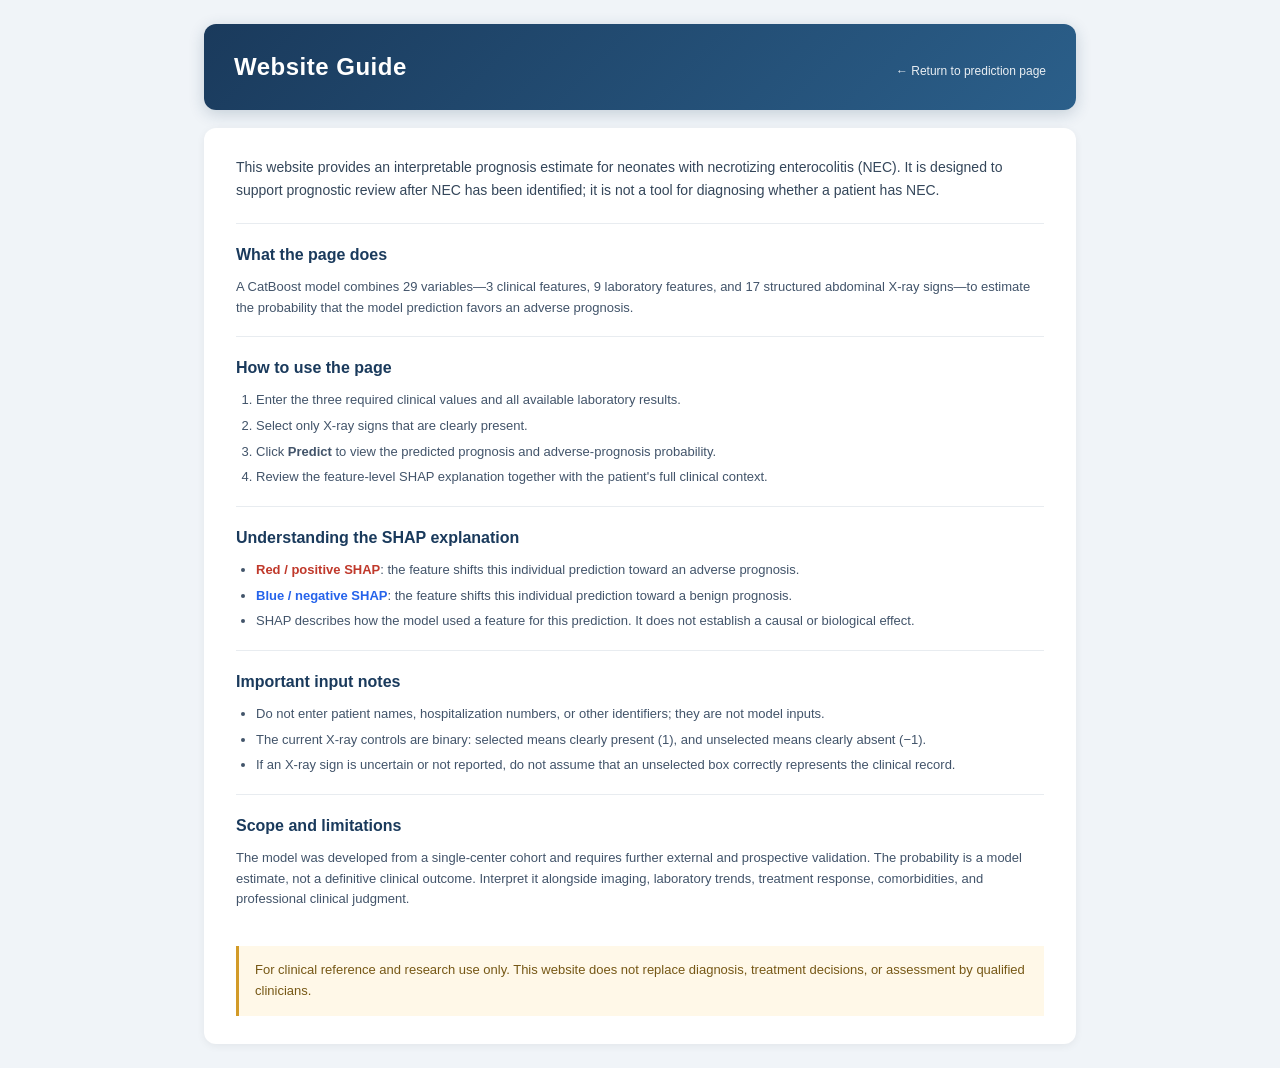
<file: templates/guide.html>
<!DOCTYPE html>
<html lang="en">
<head>
    <meta charset="UTF-8">
    <meta name="viewport" content="width=device-width, initial-scale=1.0">
    <title>Website Guide | NEC Prognosis Prediction</title>
    <link rel="stylesheet" href="/static/style.css">
</head>
<body>
    <main class="guide-page">
        <header class="guide-header">
            <div class="header-content">
                <h1>Website Guide</h1>
                <a class="back-link" href="/">← Return to prediction page</a>
            </div>
        </header>

        <article class="guide-card">
            <p class="guide-intro">
                This website provides an interpretable prognosis estimate for neonates with
                necrotizing enterocolitis (NEC). It is designed to support prognostic review
                after NEC has been identified; it is not a tool for diagnosing whether a patient has NEC.
            </p>

            <section class="guide-section">
                <h2>What the page does</h2>
                <p>
                    A CatBoost model combines 29 variables—3 clinical features, 9 laboratory
                    features, and 17 structured abdominal X-ray signs—to estimate the probability
                    that the model prediction favors an adverse prognosis.
                </p>
            </section>

            <section class="guide-section">
                <h2>How to use the page</h2>
                <ol>
                    <li>Enter the three required clinical values and all available laboratory results.</li>
                    <li>Select only X-ray signs that are clearly present.</li>
                    <li>Click <strong>Predict</strong> to view the predicted prognosis and adverse-prognosis probability.</li>
                    <li>Review the feature-level SHAP explanation together with the patient's full clinical context.</li>
                </ol>
            </section>

            <section class="guide-section">
                <h2>Understanding the SHAP explanation</h2>
                <ul>
                    <li><span class="direction-adverse">Red / positive SHAP</span>: the feature shifts this individual prediction toward an adverse prognosis.</li>
                    <li><span class="direction-benign">Blue / negative SHAP</span>: the feature shifts this individual prediction toward a benign prognosis.</li>
                    <li>SHAP describes how the model used a feature for this prediction. It does not establish a causal or biological effect.</li>
                </ul>
            </section>

            <section class="guide-section">
                <h2>Important input notes</h2>
                <ul>
                    <li>Do not enter patient names, hospitalization numbers, or other identifiers; they are not model inputs.</li>
                    <li>The current X-ray controls are binary: selected means clearly present (1), and unselected means clearly absent (−1).</li>
                    <li>If an X-ray sign is uncertain or not reported, do not assume that an unselected box correctly represents the clinical record.</li>
                </ul>
            </section>

            <section class="guide-section">
                <h2>Scope and limitations</h2>
                <p>
                    The model was developed from a single-center cohort and requires further
                    external and prospective validation. The probability is a model estimate,
                    not a definitive clinical outcome. Interpret it alongside imaging, laboratory
                    trends, treatment response, comorbidities, and professional clinical judgment.
                </p>
            </section>

            <div class="guide-note">
                For clinical reference and research use only. This website does not replace
                diagnosis, treatment decisions, or assessment by qualified clinicians.
            </div>
        </article>
    </main>
</body>
</html>
</file>
<file: static/style.css>
﻿* {
    margin: 0;
    padding: 0;
    box-sizing: border-box;
}

body {
    font-family: -apple-system, BlinkMacSystemFont, "Segoe UI", "PingFang SC", "Microsoft YaHei", sans-serif;
    background: #f0f4f8;
    color: #1a2332;
    line-height: 1.6;
}

.container {
    max-width: 1600px;
    margin: 0 auto;
    padding: 20px;
}

/* Header */
header {
    background: linear-gradient(135deg, #1a3a5c, #2b5f8a);
    color: white;
    border-radius: 12px;
    padding: 28px 36px;
    margin-bottom: 24px;
    box-shadow: 0 4px 16px rgba(26, 58, 92, 0.2);
}

.header-content {
    display: flex;
    align-items: center;
    justify-content: space-between;
    gap: 20px;
}

.header-content h1 {
    font-size: 24px;
    font-weight: 700;
    letter-spacing: 0.5px;
}

.guide-link {
    color: rgba(255, 255, 255, 0.9);
    font-size: 12px;
    font-weight: 500;
    line-height: 1;
    text-decoration: none;
    white-space: nowrap;
    padding-bottom: 2px;
    border-bottom: 1px solid rgba(255, 255, 255, 0.45);
}

.guide-link:hover,
.guide-link:focus-visible {
    color: #ffffff;
    border-bottom-color: #ffffff;
}

/* Website guide */
.guide-page {
    max-width: 920px;
    margin: 0 auto;
    padding: 24px;
}

.guide-header {
    padding: 24px 30px;
    margin-bottom: 18px;
}

.guide-header .header-content {
    align-items: baseline;
}

.back-link {
    color: rgba(255, 255, 255, 0.9);
    font-size: 12px;
    text-decoration: none;
    white-space: nowrap;
}

.guide-card {
    background: #ffffff;
    border-radius: 12px;
    padding: 28px 32px;
    box-shadow: 0 2px 8px rgba(0, 0, 0, 0.06);
}

.guide-intro {
    color: #34465a;
    font-size: 14px;
    margin-bottom: 22px;
}

.guide-section {
    padding: 18px 0;
    border-top: 1px solid #e8ecf0;
}

.guide-section h2 {
    color: #1a3a5c;
    font-size: 16px;
    margin-bottom: 9px;
}

.guide-section p,
.guide-section li {
    color: #42546a;
    font-size: 13px;
}

.guide-section ul,
.guide-section ol {
    padding-left: 20px;
}

.guide-section li + li {
    margin-top: 5px;
}

.guide-note {
    margin-top: 18px;
    padding: 14px 16px;
    border-left: 3px solid #d29a27;
    background: #fff8e8;
    color: #765816;
    font-size: 13px;
}

.direction-adverse {
    color: #c0392b;
    font-weight: 600;
}

.direction-benign {
    color: #2563eb;
    font-weight: 600;
}

@media (max-width: 640px) {
    .header-content {
        align-items: flex-start;
        flex-direction: column;
        gap: 9px;
    }

    .guide-card {
        padding: 22px 20px;
    }
}

.subtitle {
    font-size: 14px;
    opacity: 0.85;
    margin-top: 6px;
}

.badge {
    display: inline-block;
    background: rgba(255,255,255,0.2);
    border: 1px solid rgba(255,255,255,0.3);
    padding: 4px 14px;
    border-radius: 20px;
    font-size: 13px;
    font-weight: 600;
    margin-top: 10px;
}

/* Main Layout */
.main-layout {
    display: grid;
    grid-template-columns: minmax(0, 1fr) 500px;
    gap: 24px;
    align-items: start;
}

/* Input Panel */
.input-panel {
    background: white;
    border-radius: 12px;
    padding: 28px;
    box-shadow: 0 2px 8px rgba(0,0,0,0.06);
}

.section {
    margin-bottom: 24px;
    padding-bottom: 20px;
    border-bottom: 1px solid #e8ecf0;
}

.section:last-of-type {
    border-bottom: none;
}

.section-title {
    font-size: 16px;
    font-weight: 600;
    color: #1a3a5c;
    margin-bottom: 16px;
    display: flex;
    align-items: center;
    gap: 8px;
}

.section-title .icon {
    font-size: 18px;
}

.section-desc {
    font-size: 13px;
    color: #6b7a8d;
    margin-bottom: 12px;
}

.feature-grid {
    display: grid;
    grid-template-columns: repeat(auto-fill, minmax(200px, 1fr));
    gap: 12px;
}

.imaging-grid {
    grid-template-columns: repeat(auto-fill, minmax(170px, 1fr));
}

.form-group {
    display: flex;
    flex-direction: column;
}

.form-group label {
    font-size: 13px;
    font-weight: 500;
    color: #3a4a5c;
    margin-bottom: 4px;
}

.form-group input[type="number"],
.form-group select {
    padding: 8px 12px;
    border: 1px solid #d0d5dd;
    border-radius: 6px;
    font-size: 14px;
    transition: border-color 0.2s;
    background: #fafbfc;
}

.form-group input[type="number"]:focus,
.form-group select:focus {
    outline: none;
    border-color: #2b5f8a;
    box-shadow: 0 0 0 3px rgba(43, 95, 138, 0.1);
}

.checkbox-group {
    display: flex;
    align-items: center;
    gap: 6px;
    padding: 4px 0;
}

.checkbox-group input[type="checkbox"] {
    width: 16px;
    height: 16px;
    accent-color: #2b5f8a;
    cursor: pointer;
}

.checkbox-group label {
    font-size: 13px;
    cursor: pointer;
    color: #2a3a4c;
}

/* Action bar */
.action-bar {
    display: flex;
    gap: 12px;
    margin-top: 8px;
}

.btn-predict, .btn-reset {
    padding: 12px 28px;
    border: none;
    border-radius: 8px;
    font-size: 15px;
    font-weight: 600;
    cursor: pointer;
    display: flex;
    align-items: center;
    gap: 6px;
    transition: all 0.2s;
}

.btn-predict {
    background: #1a3a5c;
    color: white;
    flex: 1;
    justify-content: center;
}

.btn-predict:hover {
    background: #2b5f8a;
    transform: translateY(-1px);
}

.btn-predict:disabled {
    opacity: 0.6;
    cursor: not-allowed;
    transform: none;
}

.btn-reset {
    background: #e8ecf0;
    color: #4a5a6c;
}

.btn-reset:hover {
    background: #d0d5dd;
}

/* Result Panel */
.result-panel {
    background: white;
    border-radius: 12px;
    padding: 28px;
    box-shadow: 0 2px 8px rgba(0,0,0,0.06);
    position: sticky;
    top: 20px;
}

.result-placeholder {
    text-align: center;
    padding: 40px 20px;
    color: #8a9aac;
}

.placeholder-icon {
    font-size: 48px;
    margin-bottom: 12px;
}

.placeholder-sub {
    font-size: 13px;
    margin-top: 8px;
}

.result-title {
    font-size: 16px;
    font-weight: 600;
    margin-bottom: 16px;
    color: #1a2332;
}

.result-card {
    background: #f8fafc;
    border-radius: 10px;
    padding: 20px;
    margin-bottom: 20px;
}

.prediction-badge {
    text-align: center;
    padding: 8px 16px;
    border-radius: 8px;
    font-weight: 700;
    font-size: 18px;
    margin-bottom: 16px;
}

.prediction-badge.adverse {
    background: #fde8e8;
    color: #c0392b;
    border: 1px solid #f5c6cb;
}

.prediction-badge.benign {
    background: #e8f1fb;
    color: #2563eb;
    border: 1px solid #bfd6f6;
}

.prob-bar-container {
    margin-bottom: 12px;
}

.prob-bar-label {
    display: flex;
    justify-content: space-between;
    font-size: 13px;
    margin-bottom: 4px;
}

.prob-value {
    font-weight: 700;
    font-size: 20px;
    color: #1a2332;
}

.prob-bar-track {
    height: 12px;
    background: #e8ecf0;
    border-radius: 6px;
    overflow: hidden;
}

.prob-bar-fill {
    height: 100%;
    border-radius: 6px;
    transition: width 0.6s ease;
}

/* SHAP Section */
.shap-section h3 {
    font-size: 14px;
    font-weight: 600;
    margin-bottom: 10px;
    color: #1a2332;
}

.shap-list {
    display: flex;
    flex-direction: column;
    gap: 6px;
}

.shap-item {
    display: grid;
    grid-template-columns: 28px minmax(150px, 1fr) 80px 150px;
    align-items: center;
    gap: 6px;
    font-size: 12px;
    background: #f8fafc;
    padding: 4px 8px;
    border-radius: 4px;
}

.shap-rank {
    color: #8a9aac;
    font-weight: 600;
}

.shap-name {
    color: #3a4a5c;
    overflow: hidden;
    text-overflow: ellipsis;
    white-space: nowrap;
}

.shap-bar-container {
    height: 8px;
    background: #e8ecf0;
    border-radius: 4px;
    overflow: hidden;
}

.shap-bar {
    display: block;
    height: 100%;
    min-width: 2px;
    border-radius: 4px;
    transition: width 0.4s ease;
}

.shap-value {
    font-size: 11px;
    color: #6b7a8d;
    text-align: right;
    white-space: normal;
    line-height: 1.25;
    overflow-wrap: anywhere;
}

.action-note {
    margin-top: 16px;
    padding: 10px 14px;
    background: #fff8e1;
    border-radius: 8px;
    font-size: 12px;
    color: #8a6d00;
}

/* Responsive */
@media (max-width: 1100px) {
    .main-layout {
        grid-template-columns: 1fr;
    }
    .result-panel {
        position: static;
    }
    .feature-grid {
        grid-template-columns: repeat(auto-fill, minmax(160px, 1fr));
    }
}
</file>
